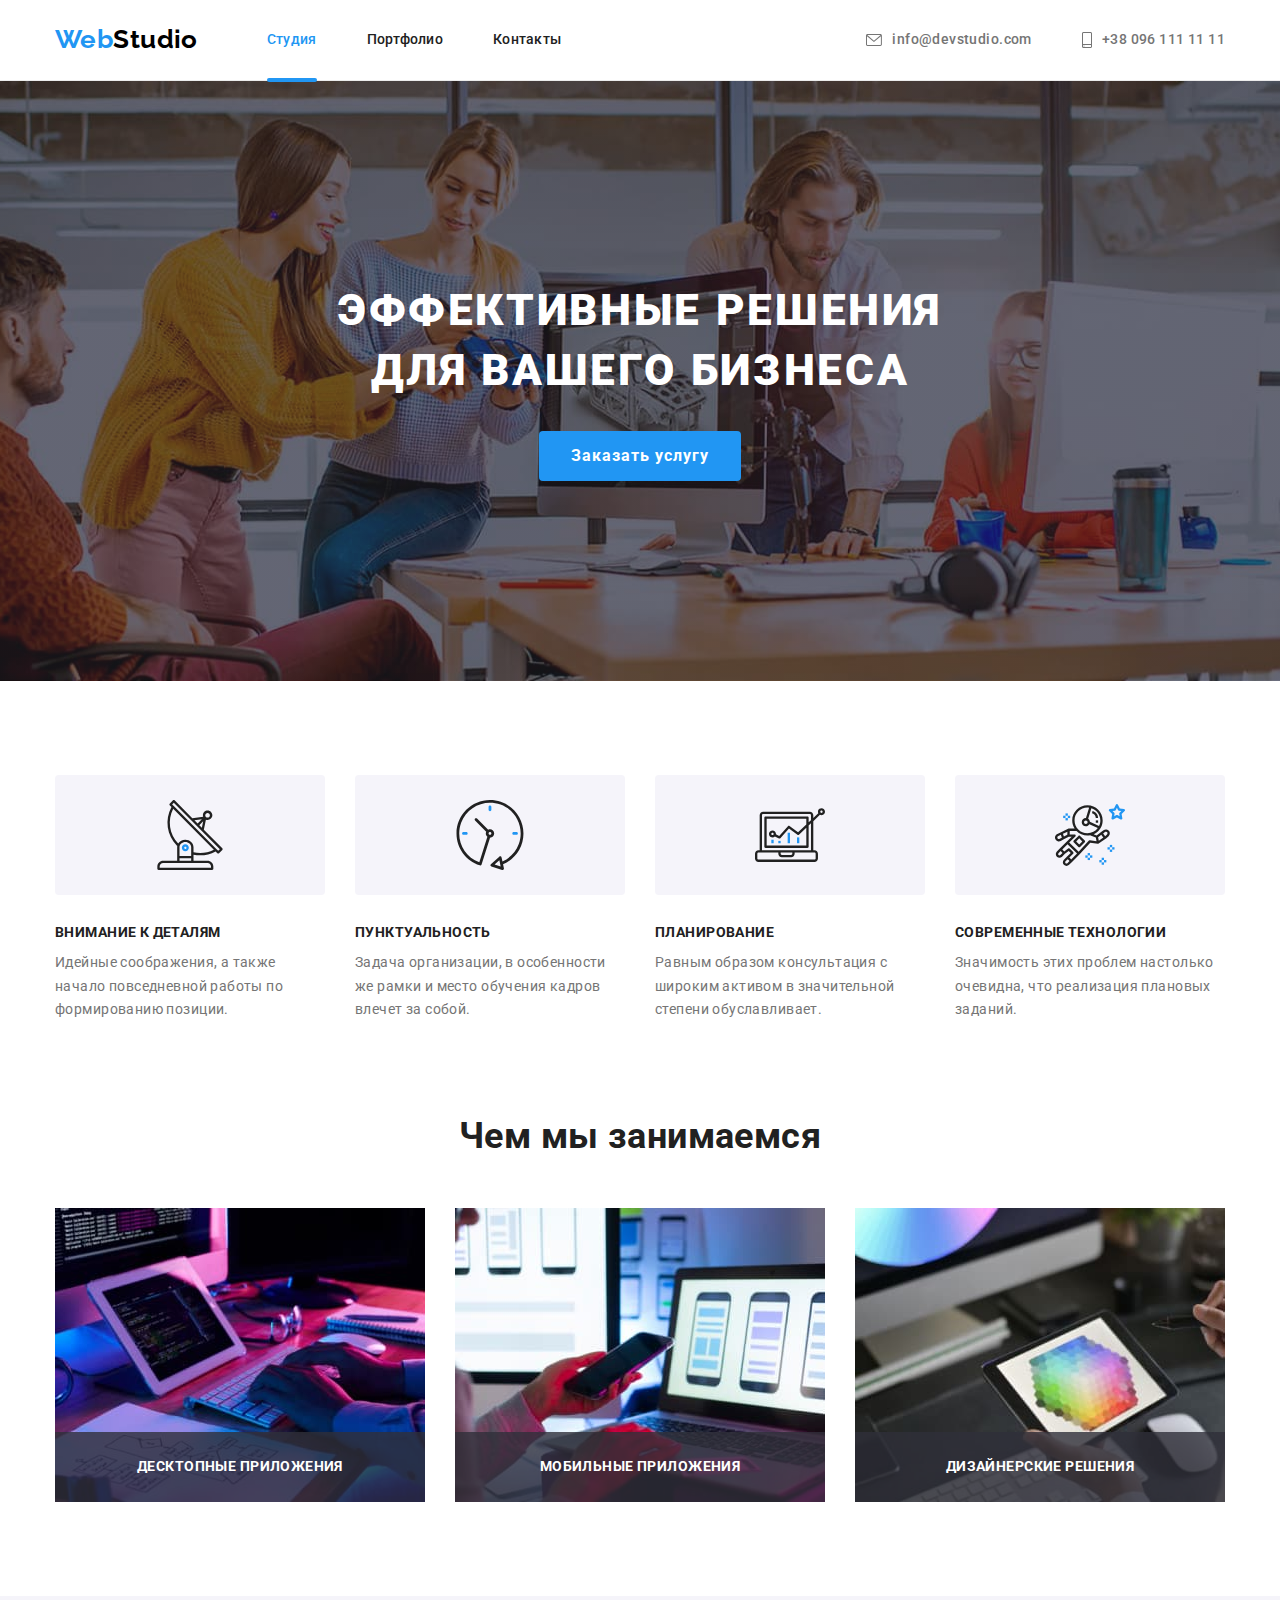
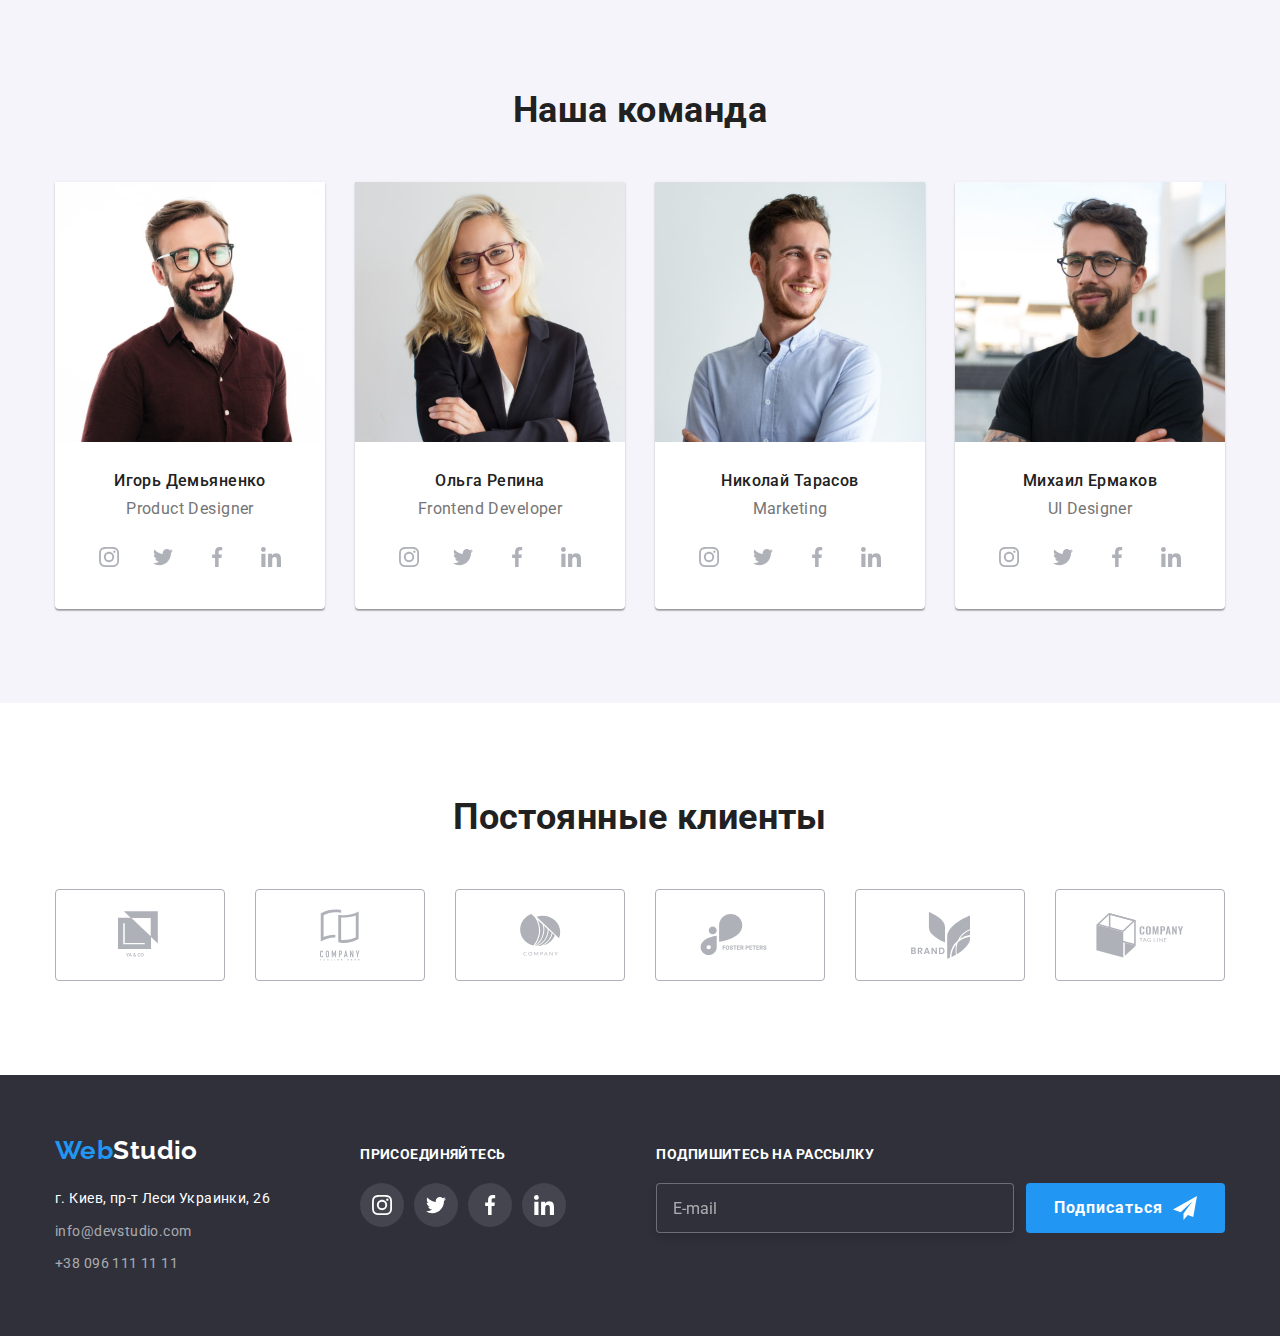
<file: index.html>
<!DOCTYPE html>
<html lang="ru">
<head>
    <meta charset="UTF-8">
    <meta http-equiv="X-UA-Compatible" content="IE=edge">
    <meta name="viewport" content="width=device-width, initial-scale=1.0">
    <title>WebStudio</title>
    <link rel="stylesheet" href="https://cdnjs.cloudflare.com/ajax/libs/modern-normalize/1.0.0/modern-normalize.min.css">
    <link rel="preconnect" href="https://fonts.gstatic.com">
    <link href="https://fonts.googleapis.com/css2?family=Raleway:wght@700&family=Roboto:wght@400;500;700;900&display=swap"
        rel="stylesheet">
    <link rel="stylesheet" href="./css/styles.min.css">
    
</head>
<body>

    <!-- Шапка сайта -->

    <header class="header">
        <div class="container header__container">
            <nav class="header__navigation">
                <a href="./" class="logo"><span class="logo__first">Web</span>Studio</a>   
                <button type="button" class="menu-button" data-menu-button>
                    <svg width="40" height="40" aria-label="Переключатель мобильного меню">
                        <use class="icon-cross" href="./images/icons/icons.svg#cross"></use>
                        <use class="icon-menu" href="./images/icons/icons.svg#menu"></use>
                    </svg>
                </button>               
                   <div class="menu-container">
                    <ul class="menu list">
                        <li class="menu__item"><a class="link menu__link current" href="./index.html">Студия</a></li>
                        <li class="menu__item"><a class="link menu__link" href="./portfolio.html">Портфолио</a></li>
                        <li class="menu__item"><a class="link menu__link" href="">Контакты</a></li>
                    </ul>               
        
                    <ul class="list contacts-us__list">
                        <li class="contacts-us__item">
                            <a class="link contacts-us__link contacts-us__link-mail" href="mailto:info@devstudio.com">
                                <svg class="contacts-us__icon" width="16" height="12">
                                    <use href="./images/icons/icons.svg#envelope"></use>
                                </svg>
                                info@devstudio.com</a>
                        </li>
                        <li class="contacts-us__item">
                            <a class="link contacts-us__link contacts-us__link-tel" href="tel:+380961111111">
                                <svg class="contacts-us__icon" width="10" height="16">
                                    <use href="./images/icons/icons.svg#smartphone"></use>
                                </svg>  
                            +38 096 111 11 11</a>
                        </li>  
                    </ul>
                </div> 
            </nav>
         </div>
    </header>  

    <div class="mobile-menu" data-menu>
        <ul class="mobile-list list">
            <li class="mobile-menu__item"><a class="link mobile-menu__link current" href="./index.html">Студия</a></li>
            <li class="mobile-menu__item"><a class="link mobile-menu__link" href="./portfolio.html">Портфолио</a></li>
            <li class="mobile-menu__item"><a class="link mobile-menu__link" href="">Контакты</a></li>
        </ul>               
       
        <ul class="list mobile-contacts__list">
            <li class="mobile-contacts__item">
                <a href="tel:+380961111111" class="link mobile-contacts__link"> 
                +38 096 111 11 11</a>
            </li> 
            <li class="mobile-contacts__item">
                <a href="mailto:info@devstudio.com" class="link mobile-mail__link">
                info@devstudio.com</a>
            </li>
        </ul>

        <ul class="list mobile-social__list">
            <li class="mobile-social__item"><a class="link" href="" target="_blank" rel="noopener noreferrer">Instagram</a></li>
            <li class="mobile-social__item"><a class="link" href="" target="_blank" rel="noopener noreferrer">Twitter</a></li>
            <li class="mobile-social__item"><a class="link" href="" target="_blank" rel="noopener noreferrer">Facebook</a></li>
            <li class="mobile-social__item"><a class="link" href="" target="_blank" rel="noopener noreferrer">LinkedIn</a></li>
        </ul>
        
    </div> 

    <main>

        <!-- Hero -->

        <section class="section hero">
            <div class="container hero__container">
                <h1 class="hero__title">Эффективные решения<br>для вашего бизнеса</h1>
                <button type="button" class="button hero__button" data-modal-open>Заказать услугу</button>
            </div>
        </section>
        
        
        <!-- Особенности -->

        <section class="section features">
            <div class="container features__container">
                <h2 class="features__heading visually-hidden">Особенности</h2>
                <ul class="list features__list">
                    <li class="features__item features__icon-antenna">
                        <h3 class="features__item-title">Внимание к деталям</h3>
                        <p>Идейные соображения, а также начало повседневной работы по формированию позиции.</p>
                    </li>
                    <li class="features__item features__icon-clock">                         
                        <h3 class="features__item-title">Пунктуальность</h3>
                        <p>Задача организации, в особенности же рамки и место обучения кадров влечет за собой.</p>
                    </li>
                    <li class="features__item features__icon-diagram">                        
                        <h3 class="features__item-title">Планирование</h3>
                        <p>Равным образом консультация с широким активом в значительной степени обуславливает.</p>
                    </li>
                    <li class="features__item features__icon-astronaut">                       
                        <h3 class="features__item-title">Современные технологии</h3>
                        <p>Значимость этих проблем настолько очевидна, что реализация плановых заданий.</p>
                    </li>
                </ul>
            </div>
        </section>

        <!-- Чем мы занимаемся -->

        <section class="section work-list">
            <div class="container work-list__container">
                <h2 class="work-list__heading">Чем мы занимаемся</h2>
                <ul class="list work-list__list">         
                    <li class="work-list__item">
                        <picture>
                            <source srcset="./images/work-list/desktop/desktop_box1.jpg 1x, ./images/work-list/desktop/desktop_box1@2x.jpg 2x" media="(min-width: 1200px)">  
                            <img class="team__photo" src="./images/work-list/desktop/desktop_box1.jpg" alt="" width="370">
                        </picture>
                        <p class="work-list__text-image">Десктопные приложения</p>
                    </li>
                    <li class="work-list__item">
                        <picture>
                            <source srcset="./images/work-list/desktop/desktop_box2.jpg 1x, ./images/work-list/desktop/desktop_box2@2x.jpg 2x" media="(min-width: 1200px)">  
                            <img class="team__photo" src="./images/work-list/desktop/desktop_box2.jpg" alt="" width="370">
                        </picture>
                        <p class="work-list__text-image">Мобильные приложения</p>
                    </li>  
                    <li class="work-list__item">
                        <picture>
                            <source srcset="./images/work-list/desktop/desktop_box3.jpg 1x, ./images/work-list/desktop/desktop_box3@2x.jpg 2x" media="(min-width: 1200px)">  
                            <img class="team__photo" src="./images/work-list/desktop/desktop_box3.jpg" alt="" width="370">
                        </picture>
                        <p class="work-list__text-image">Дизайнерские решения</p>
                    </li>
                </ul>
            </div>
        </section>

        <!-- Наша команда -->

        <section class="section team">
            <div class="container">
                <h2 class="team__heading">Наша команда</h2>
                <ul class="list team__list">   
                    <li class="team__card">
                        <picture>
                            <source srcset="./images/team/desktop/desktop_img1.jpg 1x, ./images/team/desktop/desktop_img1@2x.jpg 2x" media="(min-width: 1200px)">  
                            <source srcset="./images/team/tablet/tablet_img1.jpg 1x, ./images/team/tablet/tablet_img1@2x.jpg 2x" media="(min-width: 768px)">  
                            <source srcset="./images/team/mobile/mobile_img1.jpg 1x, ./images/team/mobile/mobile_img1@2x.jpg 2x" media="(max-width: 767px)"> 
                            <img class="team__photo" src="./images/team/desktop/desktop_img1.jpg" alt="фото Игорь Демьяненко" width="450">
                        </picture>
                        
                        <div class="team__contacts">
                            <h3 class="team__name">Игорь Демьяненко</h3>
                            <p lang="en" class="team__profession">Product Designer</p>
                            <ul class="list team__social-list">
                                <li class="team__social-item">
                                    <a class="link team__social-link" href="" target="_blank" rel="noopener noreferrer">
                                        <svg class="icon" width="20" height="20">
                                            <use href="./images/icons/icons.svg#instagram"></use>
                                        </svg>
                                    </a>
                                </li>
                                <li class="team__social-item">
                                    <a class="link team__social-link" href="" target="_blank" rel="noopener noreferrer">
                                        <svg class="icon" width="20" height="20">
                                            <use href="./images/icons/icons.svg#twitter"></use>
                                        </svg>
                                    </a>
                                </li>
                                <li class="team__social-item">
                                    <a class="link team__social-link" href="" target="_blank" rel="noopener noreferrer">
                                        <svg class="icon" width="20" height="20">
                                            <use href="./images/icons/icons.svg#facebook"></use>
                                        </svg>
                                    </a>
                                </li>
                                <li class="team__social-item">
                                    <a class="link team__social-link" href="" target="_blank" rel="noopener noreferrer">
                                        <svg class="icon" width="20" height="20">
                                            <use href="./images/icons/icons.svg#linkedin"></use>
                                        </svg>
                                    </a>
                                </li>
                            </ul>         
                        </div>
                    </li>
                    <li class="team__card">
                        <picture>
                            <source srcset="./images/team/desktop/desktop_img2.jpg 1x, ./images/team/desktop/desktop_img2@2x.jpg 2x" media="(min-width: 1200px)">  
                            <source srcset="./images/team/tablet/tablet_img2.jpg 1x, ./images/team/tablet/tablet_img2@2x.jpg 2x" media="(min-width: 768px)">  
                            <source srcset="./images/team/mobile/mobile_img2.jpg 1x, ./images/team/mobile/mobile_img2@2x.jpg 2x" media="(max-width: 767px)"> 
                            <img class="team__photo" src="./images/team/desktop/desktop_img2.jpg" alt="фото Ольга Репина" width="450">
                        </picture>
                        <div class="team__contacts">
                            <h3 class="team__name">Ольга Репина</h3>
                            <p lang="en" class="team__profession">Frontend Developer</p>
                            <ul class="list team__social-list">
                                <li class="team__social-item">
                                    <a class="link team__social-link" href="" target="_blank" rel="noopener noreferrer">
                                        <svg class="icon" width="20" height="20">
                                            <use href="./images/icons/icons.svg#instagram"></use>
                                        </svg>
                                    </a>
                                </li>
                                <li class="team__social-item">
                                    <a class="link team__social-link" href="" target="_blank" rel="noopener noreferrer">
                                        <svg class="icon" width="20" height="20">
                                            <use href="./images/icons/icons.svg#twitter"></use>
                                        </svg>
                                    </a>
                                </li>
                                <li class="team__social-item">
                                    <a class="link team__social-link" href="" target="_blank" rel="noopener noreferrer">
                                        <svg class="icon" width="20" height="20">
                                            <use href="./images/icons/icons.svg#facebook"></use>
                                        </svg>
                                    </a>
                                </li>
                                <li class="team__social-item">
                                    <a class="link team__social-link" href="" target="_blank" rel="noopener noreferrer">
                                        <svg class="icon" width="20" height="20">
                                            <use href="./images/icons/icons.svg#linkedin"></use>
                                        </svg>
                                    </a>
                                </li>
                            </ul> 
                        </div>
                    </li>
                    <li class="team__card">
                        <picture>
                            <source srcset="./images/team/desktop/desktop_img3.jpg 1x, ./images/team/desktop/desktop_img3@2x.jpg 2x" media="(min-width: 1200px)">  
                            <source srcset="./images/team/tablet/tablet_img3.jpg 1x, ./images/team/tablet/tablet_img3@2x.jpg 2x" media="(min-width: 768px)">  
                            <source srcset="./images/team/mobile/mobile_img3.jpg 1x, ./images/team/mobile/mobile_img3@2x.jpg 2x" media="(max-width: 767px)"> 
                            <img class="team__photo" src="./images/team/desktop/desktop_img3.jpg" alt="фото Николай Тарасов" width="450">
                        </picture>
                        <div class="team__contacts">
                            <h3 class="team__name">Николай Тарасов</h3>
                        <p lang="en" class="team__profession">Marketing</p>
                        <ul class="list team__social-list">
                            <li class="team__social-item">
                                <a class="link team__social-link" href="" target="_blank" rel="noopener noreferrer">
                                    <svg class="icon" width="20" height="20">
                                        <use href="./images/icons/icons.svg#instagram"></use>
                                    </svg>
                                </a>
                            </li>
                            <li class="team__social-item">
                                <a class="link team__social-link" href="" target="_blank" rel="noopener noreferrer">
                                    <svg class="icon" width="20" height="20">
                                        <use href="./images/icons/icons.svg#twitter"></use>
                                    </svg>
                                </a>
                            </li>
                            <li class="team__social-item">
                                <a class="link team__social-link" href="" target="_blank" rel="noopener noreferrer">
                                    <svg class="icon" width="20" height="20">
                                        <use href="./images/icons/icons.svg#facebook"></use>
                                    </svg>
                                </a>
                            </li>
                            <li class="team__social-item">
                                <a class="link team__social-link" href="" target="_blank" rel="noopener noreferrer">
                                    <svg class="icon" width="20" height="20">
                                        <use href="./images/icons/icons.svg#linkedin"></use>
                                    </svg>
                                </a>
                            </li>
                        </ul> 
                        </div>
                    </li>
                    <li class="team__card">
                        <picture>
                            <source srcset="./images/team/desktop/desktop_img4.jpg 1x, ./images/team/desktop/desktop_img4@2x.jpg 2x" media="(min-width: 1200px)">  
                            <source srcset="./images/team/tablet/tablet_img4.jpg 1x, ./images/team/tablet/tablet_img4@2x.jpg 2x" media="(min-width: 768px)">  
                            <source srcset="./images/team/mobile/mobile_img4.jpg 1x, ./images/team/mobile/mobile_img4@2x.jpg 2x" media="(max-width: 767px)"> 
                            <img class="team__photo" src="./images/team/desktop/desktop_img4.jpg" alt="фото Михаил Ермаков" width="450">
                        </picture>
                        <div class="team__contacts">
                            <h3 class="team__name">Михаил Ермаков</h3>
                            <p lang="en" class="team__profession">UI Designer</p>
                            <ul class="list team__social-list">
                                <li class="team__social-item">
                                    <a class="link team__social-link" href="" target="_blank" rel="noopener noreferrer">
                                        <svg class="team__icon" width="20" height="20">
                                            <use href="./images/icons/icons.svg#instagram"></use>
                                        </svg>
                                    </a>
                                </li>
                                <li class="team__social-item">
                                    <a class="link team__social-link" href="" target="_blank" rel="noopener noreferrer">
                                        <svg class="team__icon" width="20" height="20">
                                            <use href="./images/icons/icons.svg#twitter"></use>
                                        </svg>
                                    </a>
                                </li>
                                <li class="team__social-item">
                                    <a class="link team__social-link" href="" target="_blank" rel="noopener noreferrer">
                                        <svg class="team__icon" width="20" height="20">
                                            <use href="./images/icons/icons.svg#facebook"></use>
                                        </svg>
                                    </a>
                                </li>
                                <li class="team__social-item">
                                    <a class="link team__social-link" href="" target="_blank" rel="noopener noreferrer">
                                        <svg class="team__icon" width="20" height="20">
                                            <use href="./images/icons/icons.svg#linkedin"></use>
                                        </svg>
                                    </a>
                                </li>
                            </ul> 
                        </div>
                    </li> 
                </ul>
            </div>
        </section>

        <!-- Постоянные клиенты -->

        <section class="section clients">
            <div class="container">
                <h2 class="clients__heading">Постоянные клиенты</h2>                       
                <ul class="list clients__list">
                    <li class="clients__item">
                        <a class="link clients__link" href="">
                            <svg class="clients__icon" width="44" height="49">
                                <use href="./images/icons/icons.svg#logo1"></use>
                            </svg> 
                        </a>
                    </li>
                    <li class="clients__item">
                        <a class="link clients__link" href="">
                            <svg class="clients__icon" width="40" height="52">
                                <use href="./images/icons/icons.svg#logo2"></use>
                            </svg>
                        </a>
                    </li>
                    <li class="clients__item">
                        <a class="link clients__link" href="">
                            <svg class="clients__icon" width="41" height="42">
                                <use href="./images/icons/icons.svg#logo3"></use>
                            </svg>
                        </a>
                    </li>         
                    <li class="clients__item">
                        <a class="link clients__link" href="">
                            <svg class="clients__icon" width="80" height="42">
                                <use href="./images/icons/icons.svg#logo4"></use>
                            </svg>
                        </a>
                    </li>
                    <li class="clients__item">
                        <a class="link clients__link" href="">
                            <svg class="clients__icon" width="59" height="47">
                                <use href="./images/icons/icons.svg#logo5"></use>
                            </svg>
                        </a>
                    </li>
                    <li class="clients__item">
                        <a class="link clients__link" href="">
                            <svg class="clients__icon" width="88" height="45">
                                <use href="./images/icons/icons.svg#logo6"></use>
                            </svg>
                        </a>
                    </li>                                                         
                </ul>
            </div>            
        </section>  
    </main>

    <!-- Футер -->

    <footer class="section footer">
        <div class="container footer__item">
            <div class="footer__contacts">
                <div class="footer__address">
                    <a href="./" class="logo logo--write"><span class="logo__first">Web</span>Studio</a>
                </div>
                <address>
                    <p  class="footer__title">г. Киев, пр-т Леси Украинки, 26</p>
                    <ul class="list footer__list">
                        <li class="footer__mail"><a href="mailto:info@devstudio.com" class="link footer__link">info@devstudio.com</a></li>
                        <li class="tel"><a href="tel:+380961111111" class="link footer__link">+38 096 111 11 11</a></li>
                    </ul>
                </address>
            </div>
            
            <div class="connection">
                <p class="connection__text">присоединяйтесь</p>
            <ul class="list connection__list">
                <li class="connection__item">
                    <a class="link connection__link" href="" target="_blank" rel="noopener noreferrer">
                        <svg class="icon" width="20" height="20">
                            <use href="./images/icons/icons.svg#instagram"></use>
                        </svg>
                    </a>
                </li>
                <li class="connection__item">
                    <a class="link connection__link" href="" target="_blank" rel="noopener noreferrer">
                        <svg class="icon" width="20" height="20">
                            <use href="./images/icons/icons.svg#twitter"></use>
                        </svg>
                    </a>
                </li>
                <li class="connection__item">
                    <a class="link connection__link" href="" target="_blank" rel="noopener noreferrer">
                        <svg class="icon" width="20" height="20">
                            <use href="./images/icons/icons.svg#facebook"></use>
                        </svg>
                    </a>
                </li>
                <li class="connection__item">
                    <a class="link connection__link" href="" target="_blank" rel="noopener noreferrer">
                        <svg class="icon" width="20" height="20">
                            <use href="./images/icons/icons.svg#linkedin"></use>
                        </svg>
                    </a>
                </li>
            </ul>
            </div>

            <!-- Форма в футере -->

            <div class="footer-form">
                <p class="footer-form__text">Подпишитесь на рассылку</p>
                <form class="subscription">                        
                        <div class="subscription__mail">
                            <label for="mail"></label>
                            <input type="email" class="subscription__input" name="mail" id="mail" placeholder="E-mail" />
                        </div>                  
                        <div class="footer-form__button">
                            <button class="button subscription__button" type="submit">Подписаться
                                <svg class="subscription__icon subscription__icon--end" width="24" height="24">
                                    <use href="./images/icons/icons.svg#icon-send"></use>
                                </svg>
                            </button>
                        </div>                       
                </form>
            </div>
        </div>    
    </footer>    

    <!-- Модальное окно -->

    <div class="backdrop is-hidden" data-modal>
        <div class="modal">
            <button type="button" class="modal__close" aria-label="Закрыть" data-modal-close>
                <svg class="icon" width="11" height="11">
                    <use href="./images/icons/icons.svg#close"></use>
                </svg>
            </button>
            
            <p class="modal__heading">Оставьте свои данные, мы вам перезвоним</p>
            <form class="modal-form">
                <div class="modal-form__name">
                    <label for="user-name" class="modal-form__label">Имя</label>
                    <div class="modal-form__line"> 
                        <input type="text" class="modal-form__input" name="user-name" id="user-name">
                        <svg class="modal-form__icon" width="18" height="18">
                            <use href="./images/icons/icons.svg#person"></use>
                        </svg>                                
                    </div>
                </div>
                <div class="modal-form__tel">
                    <label for="tel" class="modal-form__label">Телефон</label>
                    <div class="modal-form__line">
                        <input type="tel" class="modal-form__input" name="tel" id="tel">
                        <svg class="modal-form__icon" width="18" height="18">
                            <use href="./images/icons/icons.svg#phone"></use>
                        </svg>
                    </div>
                </div>
                <div class="modal-form__mail">
                    <label for="mailto" class="modal-form__label">Почта</label>
                    <div class="modal-form__line">
                        <input type="email" class="modal-form__input" name="mail" id="mailto">
                        <svg class="modal-form__icon" width="18" height="18">
                            <use href="./images/icons/icons.svg#email"></use>
                        </svg>
                    </div>
                </div>
                <div class="modal-form__comment">
                    <label for="comment" class="modal-form__label">Комментарий</label>
                    <textarea class="modal-form__comment-input" name="comment" id="comment" rows="6" placeholder="Введите текст"></textarea>
                </div>
                <div class="modal-form__agreement">
                    <label for="agreement" class="modal-form__check-label">
                        <input type="checkbox" class="modal-form__check" name="agreement" id="agreement">
                        <svg class="modal-form__icon-check" width="16" height="15">
                            <use href="./images/icons/icons.svg#icon-check"></use>
                        </svg>
                    <span class="modal-form__checkbox-text">Соглашаюсь с рассылкой и принимаю <a class="modal-form__link" href="">Условия договора</a></span>
                </label>
                </div>
                <button class="button button__modal-send" type="submit">Отправить</button>  
            </form>
        </div>
    </div>

    <script src="./js/menu.js"></script>
    <script src="./js/modal.js"></script>
</body>
</html>
</file>
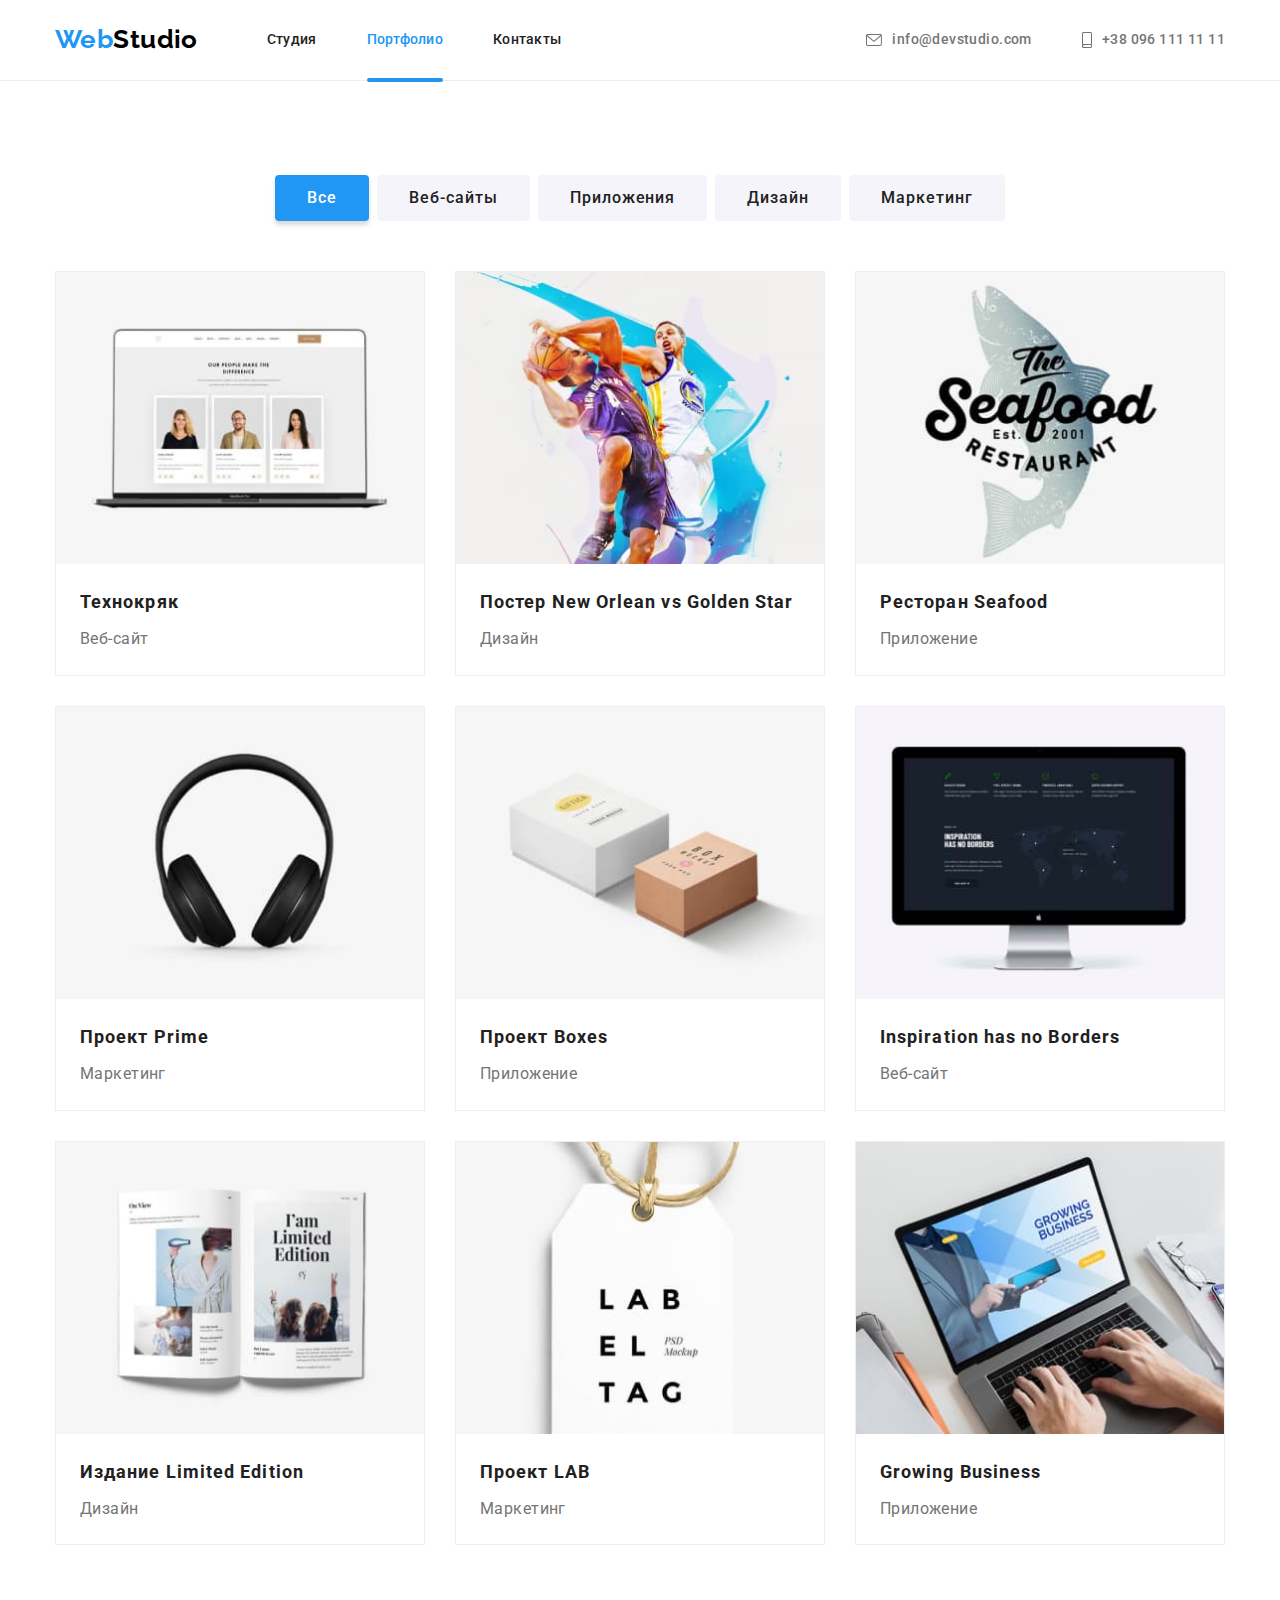
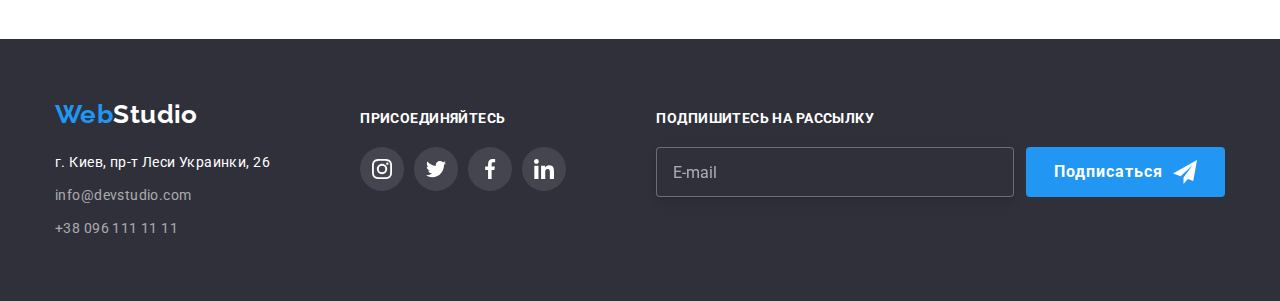
<file: portfolio.html>
<!DOCTYPE html>
<html lang="ru">

<head>
    <meta charset="UTF-8">
    <meta http-equiv="X-UA-Compatible" content="IE=edge">
    <meta name="viewport" content="width=device-width, initial-scale=1.0">
    <title>WebStudio</title>
    <link rel="stylesheet" href="https://cdnjs.cloudflare.com/ajax/libs/modern-normalize/1.0.0/modern-normalize.min.css">
    <link rel="preconnect" href="https://fonts.gstatic.com">
    <link href="https://fonts.googleapis.com/css2?family=Raleway:wght@700&family=Roboto:wght@400;500;700;900&display=swap"
        rel="stylesheet">
    <link rel="stylesheet" href="./css/styles.min.css">

</head>

<body>

    <!-- Шапка сайта -->

    <header class="header">
        <div class="container header__container">
            <nav class="header__navigation">
                <a href="./" class="logo"><span class="logo__first">Web</span>Studio</a>   
                <button type="button" class="menu-button" data-menu-button>
                    <svg width="40" height="40" aria-label="Переключатель мобильного меню">
                        <use class="icon-cross" href="./images/icons/icons.svg#cross"></use>
                        <use class="icon-menu" href="./images/icons/icons.svg#menu"></use>
                    </svg>
                </button>               
                   <div class="menu-container">
                    <ul class="menu list">
                        <li class="menu__item"><a class="link menu__link" href="./index.html">Студия</a></li>
                        <li class="menu__item"><a class="link menu__link current" href="./portfolio.html">Портфолио</a></li>
                        <li class="menu__item"><a class="link menu__link" href="">Контакты</a></li>
                    </ul>               
        
                    <ul class="list contacts-us__list">
                        <li class="contacts-us__item">
                            <a href="mailto:info@devstudio.com" class="link contacts-us__link">
                                <svg class="contacts-us__icon" width="16" height="12">
                                    <use href="./images/icons/icons.svg#envelope"></use>
                                </svg>
                                info@devstudio.com</a>
                        </li>
                        <li class="contacts-us__item">
                            <a href="tel:+380961111111" class="link contacts-us__link">
                                <svg class="contacts-us__icon" width="10" height="16">
                                    <use href="./images/icons/icons.svg#smartphone"></use>
                                </svg>  
                            +38 096 111 11 11</a>
                        </li>  
                    </ul>
                </div> 
            </nav>
         </div>
    </header>  

    <div class="mobile-menu" data-menu>
        <ul class="mobile-list list">
            <li class="mobile-menu__item"><a class="link mobile-menu__link" href="./index.html">Студия</a></li>
            <li class="mobile-menu__item"><a class="link mobile-menu__link current" href="./portfolio.html">Портфолио</a></li>
            <li class="mobile-menu__item"><a class="link mobile-menu__link" href="">Контакты</a></li>
        </ul>               

        <div class="contacts-box">
            <ul class="list mobile-contacts__list">
                <li class="mobile-contacts__item">
                    <a href="tel:+380961111111" class="link mobile-contacts__link"> 
                    +38 096 111 11 11</a>
                </li> 
                <li class="mobile-contacts__item">
                    <a href="mailto:info@devstudio.com" class="link mobile-mail__link">
                    info@devstudio.com</a>
                </li>
            </ul>
    
            <ul class="list mobile-social__list">
                <li class="mobile-social__item"><a class="link " href="">Instagram</a></li>
                <li class="mobile-social__item"><a class="link" href="">Twitter</a></li>
                <li class="mobile-social__item"><a class="link" href="">Facebook</a></li>
                <li class="mobile-social__item"><a class="link" href="">LinkedIn</a></li>
            </ul>
        </div>
    </div> 

    <!-- Наши проекты -->
    
<main>

    <section class="card-set section">
        <div class="container">
            <h1 class="visually-hidden">Наши проекты</h1>
            <ul class="list card-set__projects">
                <li class="card-set__item"><button type="button" class="button button__primary--active">Все</button></li>
                <li class="card-set__item"><button type="button" class="button button__primary">Веб-сайты</button></li>
                <li class="card-set__item"><button type="button" class="button button__primary">Приложения</button></li>
                <li class="card-set__item"><button type="button" class="button button__primary">Дизайн</button></li>
                <li class="card-set__item"><button type="button" class="button button__primary">Маркетинг</button></li>
            </ul>
            
            <ul class="list projects">
                <li class="projects__item">
                    <a class="link projects__link" href="">
                        <div class="projects__overlay">
                            <p class="projects__text">Технокряк это современная площадка распространения коронавируса. Компании используют эту платформу для цифрового шпионажа и атак на защищённые сервера конкурентов.</p>
                            <picture>
                                <source srcset="./images/portfolio/desktop/desktop_img-0.jpg 1x, ./images/portfolio/desktop/desktop_img-0@2x.jpg 2x" media="(min-width: 1200px)">  
                                <source srcset="./images/portfolio/tablet/tablet_img-0.jpg 1x, ./images/portfolio/tablet/tablet_img-0@2x.jpg 2x" media="(min-width: 768px)">  
                                <source srcset="./images/portfolio/mobile/mobile_img-0.jpg 1x, ./images/portfolio/mobile/mobile_img-0@2x.jpg 2x" media="(max-width: 767px)"> 
                                <img src="./images/portfolio/desktop/desktop_img-0.jpg" alt="" width="450">
                            </picture>
                        </div>
                    <div class="projects__description">
                        <h2 class="projects__title">Технокряк</h2>
                        <p class="projects__direction">Веб-сайт</p>
                    </div>
                    </a>
                </li>
                <li class="projects__item">
                    <a class="link projects__link" href="">
                        <div class="projects__overlay">
                            <p class="projects__text">Технокряк это современная площадка распространения коронавируса. Компании используют эту платформу для цифрового шпионажа и атак на защищённые сервера конкурентов.</p>
                            <picture>
                                <source srcset="./images/portfolio/desktop/desktop_img-1.jpg 1x, ./images/portfolio/desktop/desktop_img-1@2x.jpg 2x" media="(min-width: 1200px)">  
                                <source srcset="./images/portfolio/tablet/tablet_img-1.jpg 1x, ./images/portfolio/tablet/tablet_img-1@2x.jpg 2x" media="(min-width: 768px)">  
                                <source srcset="./images/portfolio/mobile/mobile_img-1.jpg 1x, ./images/portfolio/mobile/mobile_img-1@2x.jpg 2x" media="(max-width: 767px)"> 
                                <img src="./images/portfolio/desktop/desktop_img-1.jpg" alt="" width="450">
                            </picture>
                        </div>
                    <div class="projects__description">
                        <h2 class="projects__title">Постер New Orlean vs Golden Star</h2>
                        <p class="projects__direction">Дизайн</p>
                    </div>
                    </a>
                </li>
                <li class="projects__item">
                    <a class="link projects__link" href="">
                        <div class="projects__overlay">
                            <p class="projects__text">Технокряк это современная площадка распространения коронавируса. Компании используют эту платформу для цифрового шпионажа и атак на защищённые сервера конкурентов.</p>
                            <picture>
                                <source srcset="./images/portfolio/desktop/desktop_img-2.jpg 1x, ./images/portfolio/desktop/desktop_img-2@2x.jpg 2x" media="(min-width: 1200px)">  
                                <source srcset="./images/portfolio/tablet/tablet_img-2.jpg 1x, ./images/portfolio/tablet/tablet_img-2@2x.jpg 2x" media="(min-width: 768px)">  
                                <source srcset="./images/portfolio/mobile/mobile_img-2.jpg 1x, ./images/portfolio/mobile/mobile_img-2@2x.jpg 2x" media="(max-width: 767px)"> 
                                <img src="./images/portfolio/desktop/desktop_img-2.jpg" alt="" width="450">
                            </picture>
                        </div>
                    <div class="projects__description">
                        <h2 class="projects__title">Ресторан Seafood</h2>
                        <p class="projects__direction">Приложение</p>
                    </div>
                    </a>
                </li>
                <li class="projects__item">
                    <a class="link projects__link" href="">
                        <div class="projects__overlay">
                            <p class="projects__text">Технокряк это современная площадка распространения коронавируса. Компании используют эту платформу для цифрового шпионажа и атак на защищённые сервера конкурентов.</p>
                            <picture>
                                <source srcset="./images/portfolio/desktop/desktop_img-3.jpg 1x, ./images/portfolio/desktop/desktop_img-3@2x.jpg 2x" media="(min-width: 1200px)">  
                                <source srcset="./images/portfolio/tablet/tablet_img-3.jpg 1x, ./images/portfolio/tablet/tablet_img-3@2x.jpg 2x" media="(min-width: 768px)">  
                                <source srcset="./images/portfolio/mobile/mobile_img-3.jpg 1x, ./images/portfolio/mobile/mobile_img-3@2x.jpg 2x" media="(max-width: 767px)"> 
                                <img src="./images/portfolio/desktop/desktop_img-3.jpg" alt="" width="450">
                            </picture>
                         </div>
                    <div class="projects__description">
                        <h2 class="projects__title">Проект Prime</h2>
                        <p class="projects__direction">Маркетинг</p>
                    </div>
                    </a>
                </li>
                <li class="projects__item">
                    <a class="link projects__link" href="">
                        <div class="projects__overlay">
                            <p class="projects__text">Технокряк это современная площадка распространения коронавируса. Компании используют эту платформу для цифрового шпионажа и атак на защищённые сервера конкурентов.</p>
                            <picture>
                                <source srcset="./images/portfolio/desktop/desktop_img-4.jpg 1x, ./images/portfolio/desktop/desktop_img-4@2x.jpg 2x" media="(min-width: 1200px)">  
                                <source srcset="./images/portfolio/tablet/tablet_img-4.jpg 1x, ./images/portfolio/tablet/tablet_img-4@2x.jpg 2x" media="(min-width: 768px)">  
                                <source srcset="./images/portfolio/mobile/mobile_img-4.jpg 1x, ./images/portfolio/mobile/mobile_img-4@2x.jpg 2x" media="(max-width: 767px)"> 
                                <img src="./images/portfolio/desktop/desktop_img-4.jpg" alt="" width="450">
                            </picture>
                        </div>
                    <div class="projects__description">
                        <h2 class="projects__title">Проект Boxes</h2>
                        <p class="projects__direction">Приложение</p>
                    </div>
                    </a>
                </li>
                <li class="projects__item">
                    <a class="link projects__link" href="">
                        <div class="projects__overlay">
                            <p class="projects__text">Технокряк это современная площадка распространения коронавируса. Компании используют эту платформу для цифрового шпионажа и атак на защищённые сервера конкурентов.</p>
                            <picture>
                                <source srcset="./images/portfolio/desktop/desktop_img-5.jpg 1x, ./images/portfolio/desktop/desktop_img-5@2x.jpg 2x" media="(min-width: 1200px)">  
                                <source srcset="./images/portfolio/tablet/tablet_img-5.jpg 1x, ./images/portfolio/tablet/tablet_img-5@2x.jpg 2x" media="(min-width: 768px)">  
                                <source srcset="./images/portfolio/mobile/mobile_img-5.jpg 1x, ./images/portfolio/mobile/mobile_img-5@2x.jpg 2x" media="(max-width: 767px)"> 
                                <img src="./images/portfolio/desktop/desktop_img-5.jpg" alt="" width="450">
                            </picture>
                        </div>
                    <div class="projects__description">
                        <h2 class="projects__title">Inspiration has no Borders</h2>
                        <p class="projects__direction">Веб-сайт</p>
                    </div>
                    </a>
                </li>
                <li class="projects__item">
                    <a class="link projects__link" href="">
                        <div class="projects__overlay">
                            <p class="projects__text">Технокряк это современная площадка распространения коронавируса. Компании используют эту платформу для цифрового шпионажа и атак на защищённые сервера конкурентов.</p>
                            <picture>
                                <source srcset="./images/portfolio/desktop/desktop_img-6.jpg 1x, ./images/portfolio/desktop/desktop_img-6@2x.jpg 2x" media="(min-width: 1200px)">  
                                <source srcset="./images/portfolio/tablet/tablet_img-6.jpg 1x, ./images/portfolio/tablet/tablet_img-6@2x.jpg 2x" media="(min-width: 768px)">  
                                <source srcset="./images/portfolio/mobile/mobile_img-6.jpg 1x, ./images/portfolio/mobile/mobile_img-6@2x.jpg 2x" media="(max-width: 767px)"> 
                                <img src="./images/portfolio/desktop/desktop_img-6.jpg" alt="" width="450">
                            </picture>
                        </div>
                    <div class="projects__description">
                        <h2 class="projects__title">Издание Limited Edition</h2>
                        <p class="projects__direction">Дизайн</p>
                    </div>
                    </a>
                </li>
                <li class="projects__item">
                    <a class="link projects__link" href="">
                        <div class="projects__overlay">
                            <p class="projects__text">Технокряк это современная площадка распространения коронавируса. Компании используют эту платформу для цифрового шпионажа и атак на защищённые сервера конкурентов.</p>
                            <picture>
                                <source srcset="./images/portfolio/desktop/desktop_img-7.jpg 1x, ./images/portfolio/desktop/desktop_img-7@2x.jpg 2x" media="(min-width: 1200px)">  
                                <source srcset="./images/portfolio/tablet/tablet_img-7.jpg 1x, ./images/portfolio/tablet/tablet_img-7@2x.jpg 2x" media="(min-width: 768px)">  
                                <source srcset="./images/portfolio/mobile/mobile_img-7.jpg 1x, ./images/portfolio/mobile/mobile_img-7@2x.jpg 2x" media="(max-width: 767px)"> 
                                <img src="./images/portfolio/desktop/desktop_img-7.jpg" alt="" width="450">
                            </picture>
                        </div>
                    <div class="projects__description">
                        <h2 class="projects__title">Проект LAB</h2>
                        <p class="projects__direction">Маркетинг</p>
                    </div>
                    </a>
                </li>
                <li class="projects__item">
                    <a class="link projects__link" href="">
                        <div class="projects__overlay">
                            <p class="projects__text">Технокряк это современная площадка распространения коронавируса. Компании используют эту платформу для цифрового шпионажа и атак на защищённые сервера конкурентов.</p>
                            <picture>
                                <source srcset="./images/portfolio/desktop/desktop_img-8.jpg 1x, ./images/portfolio/desktop/desktop_img-8@2x.jpg 2x" media="(min-width: 1200px)">  
                                <source srcset="./images/portfolio/tablet/tablet_img-8.jpg 1x, ./images/portfolio/tablet/tablet_img-8@2x.jpg 2x" media="(min-width: 768px)">  
                                <source srcset="./images/portfolio/mobile/mobile_img-8.jpg 1x, ./images/portfolio/mobile/mobile_img-8@2x.jpg 2x" media="(max-width: 767px)"> 
                                <img src="./images/portfolio/desktop/desktop_img-8.jpg" alt="" width="450">
                            </picture>
                        </div>
                    <div class="projects__description">
                        <h2 class="projects__title">Growing Business</h2>
                        <p class="projects__direction">Приложение</p>
                    </div>
                    </a>
                </li>
                
            </ul>
        </div>                
    </section>
</main>
        
      <!-- Футер -->

      <footer class="section footer">
        <div class="container footer__item">
            <div class="footer__contacts">
                <div class="footer__address">
                    <a href="./" class="logo logo--write"><span class="logo__first">Web</span>Studio</a>
                </div>
                <address>
                    <p  class="footer__title">г. Киев, пр-т Леси Украинки, 26</p>
                    <ul class="list footer__list">
                        <li class="footer__mail"><a href="mailto:info@devstudio.com" class="link footer__link">info@devstudio.com</a></li>
                        <li class="tel"><a href="tel:+380961111111" class="link footer__link">+38 096 111 11 11</a></li>
                    </ul>
                </address>
            </div>
            
            <div class="connection">
                <p class="connection__text">присоединяйтесь</p>
            <ul class="list connection__list">
                <li class="connection__item">
                    <a class="link connection__link" href="" target="_blank" rel="noopener noreferrer">
                        <svg class="icon" width="20" height="20">
                            <use href="./images/icons/icons.svg#instagram"></use>
                        </svg>
                    </a>
                </li>
                <li class="connection__item">
                    <a class="link connection__link" href="" target="_blank" rel="noopener noreferrer">
                        <svg class="icon" width="20" height="20">
                            <use href="./images/icons/icons.svg#twitter"></use>
                        </svg>
                    </a>
                </li>
                <li class="connection__item">
                    <a class="link connection__link" href="" target="_blank" rel="noopener noreferrer">
                        <svg class="icon" width="20" height="20">
                            <use href="./images/icons/icons.svg#facebook"></use>
                        </svg>
                    </a>
                </li>
                <li class="connection__item">
                    <a class="link connection__link" href="" target="_blank" rel="noopener noreferrer">
                        <svg class="icon" width="20" height="20">
                            <use href="./images/icons/icons.svg#linkedin"></use>
                        </svg>
                    </a>
                </li>
            </ul>
            </div>

            <!-- Форма в футере -->

            <div class="footer-form">
                <p class="footer-form__text">Подпишитесь на рассылку</p>
                <form class="subscription">                        
                        <div class="subscription__mail">
                            <label for="mail"></label>
                            <input type="email" class="subscription__input" name="mail" id="mail" placeholder="E-mail" />
                        </div>                  
                        <div class="footer-form__button">
                            <button class="button subscription__button" type="submit">Подписаться
                                <svg class="subscription__icon subscription__icon--end" width="24" height="24">
                                    <use href="./images/icons/icons.svg#icon-send"></use>
                                </svg>
                            </button>
                        </div>                       
                </form>
            </div>
        </div>    
    </footer>  

    <script src="./js/menu.js"></script>
</body>

</html>
</file>
<file: css/styles.min.css>
:root{--primary-text-color: #757575;--title-text-color: #212121;--accent-color: #2196f3;--primary-write-color: #ffffff;--complementary-color: rgba(255, 255, 255, 0.6);--background-button-color: #f5f4fa;--logo-color: #000000;--background-section-color: #2f303a;--secondary-bg-color: #188ce8;--regular-font-weight: 400;--medium-font-weight: 500;--bold-font-weight: 700;--black-font-weight: 900;--main-font-size: 14px;--secondary-font-size: 16px;--main-transition: 250ms cubic-bezier(0.4, 0, 0.2, 1)}.hero__button:hover,.hero__button:focus,.button__modal-send:hover,.button__modal-send:focus{background-color:var(--secondary-bg-color);box-shadow:0px 4px 4px rgba(0,0,0,0.15)}body{background-color:var(--primary-write-color);color:var(--primary-text-color);font-family:Roboto, sans-serif;font-weight:var(--regular-font-weight);font-size:var(--main-font-size);line-height:1.7;letter-spacing:0.03em}.visually-hidden{position:absolute !important;clip:rect(1px 1px 1px 1px);clip:rect(1px, 1px, 1px, 1px);padding:0 !important;border:0 !important;height:1px !important;width:1px !important;overflow:hidden}h1,h2,h3,h4,h5,h6,p,ul{margin:0px;padding:0px}.link{text-decoration:none;color:inherit}.list{list-style:none}.section{width:100%}@media screen and (max-width: 1199.98px){.section{padding-bottom:60px}}@media screen and (min-width: 1200px){.section{padding-bottom:94px}}img{display:block;max-width:100%;height:auto}.button{color:var(--primary-write-color);background-color:var(--accent-color);font-weight:var(--bold-font-weight);font-size:var(--secondary-font-size);line-height:1.87;align-items:center;text-align:center;letter-spacing:0.06em;cursor:pointer;padding:10px 32px;border:transparent;border-radius:4px;transition:background-color var(--main-transition),box-shadow var(--main-transition)}.logo{font-family:raleway, sans-serif;color:var(--logo-color);font-weight:var(--bold-font-weight);text-decoration:none}@media screen and (max-width: 767.98px){.logo{font-size:24px;line-height:1.16;padding-top:16px;padding-bottom:16px}}@media screen and (min-width: 768px){.logo{font-size:24px;line-height:1.16;padding-top:26px;padding-bottom:26px}}@media screen and (min-width: 1200px){.logo{font-size:26px;line-height:1.2;padding-top:24px;padding-bottom:25px}}.logo__first{color:var(--accent-color)}.container{width:100%;margin-left:auto;margin-right:auto;padding-left:15px;padding-right:15px}@media screen and (min-width: 480px){.container{width:480px}}@media screen and (min-width: 768px){.container{width:768px}}@media screen and (min-width: 1200px){.container{width:1200px}}.header{display:flex;border-bottom:1px solid #ECECEC}.header__navigation{display:flex;align-items:center;justify-content:space-between}.menu-button{display:inline-flex;margin:0;padding:0;border:none;background-color:transparent;z-index:2}@media screen and (min-width: 768px){.menu-button{display:none}}.menu-button:hover,.menu-button:focus{fill:var(--accent-color)}.menu-button .icon-cross{display:none}.menu-button.is-open .icon-cross{display:block}.menu-button.is-open .icon-menu{display:none}.mobile-menu{display:none;position:absolute;top:0;left:0;width:100%;height:100vh;background-color:var(--primary-write-color);flex-direction:column;justify-content:space-between;padding:48px 40px 48px 40px}@media screen and (max-width: 767.98px){.mobile-menu.is-open{position:fixed;display:flex;z-index:1}}.mobile-menu__item:not(:last-child){margin-bottom:32px}.mobile-menu__link{font-weight:var(--medium-font-weight);font-size:40px;line-height:1.17;text-align:center;letter-spacing:0.02em;color:var(--title-text-color)}.mobile-menu__link:hover,.mobile-menu__link:focus{color:var(--accent-color)}.mobile-menu__link.current{color:var(--accent-color)}@media screen and (max-width: 479.98px){.mobile-menu__link{font-size:36px}}.mobile-contacts__list{margin-top:auto;margin-bottom:64px}.mobile-contacts__item:not(:last-child){margin-bottom:32px}.mobile-contacts__link{font-weight:var(--medium-font-weight);font-size:34px;line-height:1.17;letter-spacing:0.02em;color:var(--accent-color)}@media screen and (max-width: 479.98px){.mobile-contacts__link{font-size:26px}}.mobile-mail__link{font-weight:var(--medium-font-weight);font-size:24px;line-height:1.16;letter-spacing:0.02em;color:var(--primary-text-color)}.mobile-social__item{display:inline;font-weight:var(--medium-font-weight);font-size:18px;line-height:1.22;letter-spacing:0.02em;color:var(--accent-color)}.mobile-social__item:not(:last-child){border-right:1px solid rgba(33,33,33,0.2);padding-right:10px;margin-right:10px}@media screen and (max-width: 479.98px){.mobile-social__item{font-size:10px}}@media screen and (max-width: 767.98px){.menu-container{display:none}}@media screen and (min-width: 768px){.menu-container{display:flex;justify-content:space-between;align-items:center}}@media screen and (min-width: 768px){.menu__list{display:flex;margin-left:auto}}.menu{display:flex}@media screen and (min-width: 768px){.menu{margin-right:84px}}@media screen and (min-width: 1200px){.menu{margin-left:auto;align-items:center;margin-right:305px}}@media screen and (min-width: 768px){.menu__item:not(:last-child){margin-right:50px}}.menu__link{display:block;padding-top:32px;padding-bottom:32px}.menu,.menu__link{color:var(--title-text-color);font-weight:var(--medium-font-weight);line-height:1.14;list-style:none;letter-spacing:0.02em;transition:color var(--main-transition)}.menu:hover,.menu:focus,.menu__link:hover,.menu__link:focus{color:var(--accent-color)}.menu__link.current{color:var(--accent-color)}.menu__item{position:relative;align-items:baseline}.menu__link.current::after{content:'';position:absolute;bottom:-2px;left:0;width:100%;height:4px;background:#2196F3;border-radius:2px}@media screen and (min-width: 768px){.contacts-us__list{display:inline}}@media screen and (min-width: 1200px){.contacts-us__list{display:flex}}@media screen and (min-width: 1200px){.contacts-us__item:not(:first-child){margin-left:50px}}@media screen and (max-width: 1199.98px){.contacts-us__item:not(:last-child){margin-bottom:10px}}@media screen and (max-width: 1199.98px){.contacts-us__link-mail{padding-top:21px}}@media screen and (max-width: 1199.98px){.contacts-us__link-tel{padding-bottom:21px}}.contacts-us__link{display:flex;color:var(--primary-text-color);font-weight:var(--medium-font-weight);line-height:1.14;align-items:center;transition:color var(--main-transition)}.contacts-us__link:hover,.contacts-us__link:focus{color:var(--accent-color)}@media screen and (min-width: 1200px){.contacts-us__link{padding-top:32px;padding-bottom:32px}}.contacts-us__icon{margin-right:10px;fill:currentColor;display:inline-block}.hero{display:flex;background-color:var(--background-section-color);text-align:center;max-width:1600px;margin-left:auto;margin-right:auto;background-image:linear-gradient(rgba(47,48,58,0.4), rgba(47,48,58,0.4)),url(../images/hero/mobile/mobile_fonhero.jpg);background-size:cover;background-repeat:no-repeat;background-position:center;padding-top:118px;padding-bottom:118px}@media screen and (max-width: 767.98px){.hero{height:400px}}@media (min-device-pixel-ratio: 2), (min-resolution: 192dpi), (min-resolution: 2dppx){.hero{background-image:linear-gradient(rgba(47,48,58,0.4), rgba(47,48,58,0.4)),url(../images/hero/mobile/mobile_fonhero@2x.jpg)}}@media screen and (min-width: 768px){.hero{background-image:linear-gradient(rgba(47,48,58,0.4), rgba(47,48,58,0.4)),url(../images/hero/tablet/tablet_fonhero.jpg)}}@media screen and (min-width: 768px) and (min-device-pixel-ratio: 2), screen and (min-width: 768px) and (min-resolution: 192dpi), screen and (min-width: 768px) and (min-resolution: 2dppx){.hero{background-image:linear-gradient(rgba(47,48,58,0.4), rgba(47,48,58,0.4)),url(../images/hero/tablet/tablet_fonhero@2x.jpg)}}@media screen and (min-width: 1200px){.hero{background-image:linear-gradient(rgba(47,48,58,0.4), rgba(47,48,58,0.4)),url(../images/hero/desktop/desktop_fonhero.jpg);padding-top:200px;padding-bottom:200px}}@media screen and (min-width: 1200px) and (min-device-pixel-ratio: 2), screen and (min-width: 1200px) and (min-resolution: 192dpi), screen and (min-width: 1200px) and (min-resolution: 2dppx){.hero{background-image:linear-gradient(rgba(47,48,58,0.4), rgba(47,48,58,0.4)),url(../images/hero/desktop/desktop_fonhero@2x.jpg)}}.hero__title{color:var(--primary-write-color);font-weight:var(--black-font-weight);text-align:center;letter-spacing:0.06em;text-transform:uppercase;margin-bottom:30px;margin-left:auto;margin-right:auto}@media screen and (max-width: 479.98px){.hero__title{font-size:20px}}@media screen and (min-width: 480px){.hero__title{font-size:26px;line-height:1.61}}@media screen and (min-width: 1200px){.hero__title{font-size:44px;line-height:1.36}}@media screen and (max-width: 1199.98px){.features{padding-top:60px}}@media screen and (min-width: 1200px){.features{padding-top:94px}}@media screen and (max-width: 767.98px){.features__item{width:100%}}@media screen and (min-width: 768px){.features__item{width:calc((100% - 60px) / 2);max-width:354px;margin-right:30px;margin-bottom:30px}}@media screen and (min-width: 1200px){.features__item{width:270px}}@media screen and (max-width: 767.98px){.features__item:not(:last-child){margin-bottom:30px}}.features__item::before{content:"";display:inline-flex;height:120px;background-repeat:no-repeat;background-position:center;background-color:var(--background-button-color);border-radius:4px;margin-bottom:30px}@media screen and (max-width: 767.98px){.features__item::before{max-width:450px;width:100%}}@media screen and (min-width: 768px){.features__item::before{width:354px}}@media screen and (min-width: 1200px){.features__item::before{width:270px}}.features__icon-antenna::before{background-image:url(../images/icons/antenna.svg)}.features__icon-clock::before{background-image:url(../images/icons/clock.svg)}.features__icon-diagram::before{background-image:url(../images/icons/diagram.svg)}.features__icon-astronaut::before{background-image:url(../images/icons/astronaut.svg)}@media screen and (min-width: 768px){.features__list{display:flex;flex-wrap:wrap;margin-right:-30px;margin-bottom:-30px}}@media screen and (min-width: 1200px){.features__list{display:flex}}.features__heading,.features__item-title{color:var(--title-text-color)}.features__item-title{font-size:var(--main-font-size);font-weight:var(--bold-font-weight);line-height:1.14;letter-spacing:0.03em;text-transform:uppercase;margin-bottom:10px}@media screen and (max-width: 767.98px){.features__item-title{text-align:center}}@media screen and (min-width: 768px){.features__item-title{text-align:start}}@media screen and (max-width: 1199.98px){.work-list{display:none}}@media screen and (min-width: 1200px){.work-list{display:block}}.work-list__list{display:flex}.work-list__heading{color:var(--title-text-color);font-weight:var(--bold-font-weight);font-size:36px;line-height:1.16;text-align:center;margin-bottom:50px}.work-list__item{position:relative}.work-list__item:not(:last-child){margin-right:30px}.work-list__text-image{position:absolute;display:flex;background-color:rgba(47,48,58,0.8);bottom:0;width:100%;height:70px;font-weight:var(--bold-font-weight);font-size:var(--main-font-size);line-height:1.14;align-items:center;justify-content:center;text-transform:uppercase;color:#FFFFFF}.team{background-color:#f5f4fa}@media screen and (max-width: 1199.98px){.team{padding-top:60px}}@media screen and (min-width: 1200px){.team{padding-top:94px}}.team__list{display:flex;flex-wrap:wrap;justify-content:center}@media screen and (min-width: 768px){.team__list{margin-right:-30px;margin-bottom:-30px}}.team__list,.team__social-list{display:inline-flex}@media screen and (min-width: 1200px){.team__card:not(:last-child){margin-right:30px}}.team__name{color:var(--title-text-color);font-weight:var(--medium-font-weight);font-size:var(--secondary-font-size);line-height:1.18;text-align:center;margin-bottom:10px}.team__profession{font-size:var(--secondary-font-size);line-height:1.18;text-align:center;margin-bottom:16px}.team__social-link{display:flex;justify-content:center;align-items:center;width:44px;height:44px;border-radius:50%;fill:#AFB1B8;transition:background-color var(--main-transition),fill var(--main-transition)}.team__social-link:hover,.team__social-link:focus{background-color:var(--accent-color);fill:var(--primary-write-color)}@media screen and (min-width: 480px){.team__social-item{display:inline-flex}}.team__social-item:not(:last-child){margin-right:10px}.team__heading{color:var(--title-text-color);font-weight:var(--bold-font-weight);text-align:center}@media screen and (max-width: 1199.98px){.team__heading{font-size:28px;line-height:1.17;margin-bottom:30px}}@media screen and (min-width: 1200px){.team__heading{font-size:36px;line-height:1.16;margin-bottom:50px}}.team__card{background-color:var(--primary-write-color);box-shadow:0px 1px 3px rgba(0,0,0,0.12),0px 1px 1px rgba(0,0,0,0.14),0px 2px 1px rgba(0,0,0,0.2);border-radius:0px 0px 4px 4px;text-align:center}@media screen and (max-width: 767.98px){.team__card{max-width:450px;width:100%;margin-bottom:30px}}@media screen and (min-width: 768px){.team__card{width:calc((100%-60px) / 2);width:354px;margin-right:30px;margin-bottom:30px}}@media screen and (min-width: 1200px){.team__card{max-width:270px}}.team__contacts{padding:30px 32px 30px 32px;justify-content:center}@media screen and (max-width: 1199.98px){.work-list{display:none}}@media screen and (min-width: 1200px){.work-list{display:block}}.work-list__list{display:flex}.work-list__heading{color:var(--title-text-color);font-weight:var(--bold-font-weight);font-size:36px;line-height:1.16;text-align:center;margin-bottom:50px}.work-list__item{position:relative}.work-list__item:not(:last-child){margin-right:30px}.work-list__text-image{position:absolute;display:flex;background-color:rgba(47,48,58,0.8);bottom:0;width:100%;height:70px;font-weight:var(--bold-font-weight);font-size:var(--main-font-size);line-height:1.14;align-items:center;justify-content:center;text-transform:uppercase;color:#FFFFFF}@media screen and (max-width: 1199.98px){.clients{padding-top:60px}}@media screen and (min-width: 1200px){.clients{padding-top:94px}}.clients__heading{font-weight:var(--bold-font-weight);text-align:center;color:var(--title-text-color)}@media screen and (max-width: 1199.98px){.clients__heading{font-size:28px;line-height:1.17;margin-bottom:30px}}@media screen and (min-width: 1200px){.clients__heading{font-size:36px;line-height:1.16;margin-bottom:50px}}.clients__list{display:flex;flex-wrap:wrap;margin-left:-30px;margin-bottom:-30px}@media screen and (max-width: 767.98px){.clients__item{width:calc((100% - 60px) / 2);max-width:210px;margin-left:30px;margin-bottom:30px}}@media screen and (min-width: 768px){.clients__item{width:calc((100% - 60px) / 3);max-width:226px;margin-left:30px;margin-bottom:30px}}@media screen and (min-width: 1200px){.clients__item{max-width:170px}}.clients__link{display:inline-flex;width:100%;height:92px;border:1px solid #AFB1B8;border-radius:4px;justify-content:center;align-items:center;fill:#AFB1B8;transition:fill var(--main-transition),border-color var(--main-transition)}.clients__link:hover,.clients__link:focus{fill:var(--accent-color);border-color:var(--accent-color)}.footer{background-color:var(--background-section-color);padding-top:60px;padding-bottom:60px}@media screen and (max-width: 767.98px){.footer__item{margin-left:auto;margin-right:auto}}@media screen and (min-width: 768px){.footer__item{display:flex;flex-wrap:wrap;justify-content:space-around}}@media screen and (min-width: 1200px){.footer__item{justify-content:space-between;align-items:baseline}}@media screen and (max-width: 1199.98px){.footer__contacts{text-align:center;margin-bottom:60px}}@media screen and (min-width: 1200px){.footer__contacts{margin-right:0;text-align:start}}.footer__address{display:inline-block;margin-bottom:20px}.footer__address .logo{padding:0}.logo--write{color:var(--primary-write-color)}.footer__title{font-style:normal;color:var(--primary-write-color);line-height:1.7;margin-bottom:9px}.footer__link{font-style:normal;list-style:none;color:var(--complementary-color);line-height:1.7;transition:color var(--main-transition)}.footer__link:hover,.footer__link:focus{color:var(--accent-color)}.footer__mail{margin-bottom:9px}@media screen and (max-width: 1199.98px){.connection{text-align:center;margin-bottom:60px}}@media screen and (min-width: 1200px){.connection{text-align:start}}.connection__text{font-weight:var(--bold-font-weight);line-height:1.14;text-transform:uppercase;color:var(--primary-write-color);margin-bottom:20px}.connection__list{display:inline-flex}.connection__link{display:flex;background-color:rgba(255,255,255,0.1);justify-content:center;align-items:center;width:44px;height:44px;border-radius:50%;fill:#FFFFFF;transition:background-color var(--main-transition)}.connection__link:hover,.connection__link:focus{background-color:var(--accent-color)}.connection__item:not(:last-child){margin-right:10px}.footer-form__text{color:var(--primary-write-color);font-weight:var(--bold-font-weight);line-height:1.14;text-transform:uppercase;margin-bottom:20px}@media screen and (max-width: 480px), screen and (min-width: 480px){.footer-form__text{text-align:center}}@media screen and (min-width: 768px) and (max-width: 1199px){.footer-form__text{text-align:center}}@media screen and (min-width: 1200px){.footer-form__text{text-align:start}}.subscription{display:flex;align-items:center}@media screen and (max-width: 480px), screen and (min-width: 480px){.subscription{display:block}}@media screen and (min-width: 768px){.subscription{display:block}}@media screen and (min-width: 1200px){.subscription{display:flex}}@media screen and (max-width: 480px), screen and (min-width: 480px){.subscription__mail{margin-bottom:20px}}@media screen and (min-width: 768px){.subscription__mail{margin-bottom:20px}}@media screen and (min-width: 768px) and (min-width: 1200px){.subscription__mail{margin-bottom:0}}.subscription__input{height:50px;border:1px solid rgba(255,255,255,0.3);font-size:var(--secondary-font-size);line-height:1.25;color:rgba(255,255,255,0.6);filter:drop-shadow(0px 4px 4px rgba(0,0,0,0.15));border-radius:4px;padding-left:16px;background:var(--background-section-color)}.subscription__input::placeholder{font-size:var(--secondary-font-size);line-height:1.25;color:rgba(255,255,255,0.6)}@media screen and (max-width: 767.98px){.subscription__input{max-width:450px;width:100%}}@media screen and (min-width: 768px){.subscription__input{width:450px}}@media screen and (min-width: 1200px){.subscription__input{width:358px}}.footer-form__button{display:flex}.subscription__button{display:inline-flex;padding:10px 28px 10px 28px}.subscription__button:hover,.subscription__button:focus{background-color:var(--secondary-bg-color)}@media screen and (max-width: 1199px){.subscription__button{margin-left:auto;margin-right:auto}}@media screen and (min-width: 1200px){.subscription__button{margin-left:12px}}.subscription__icon--end{margin-left:10px}.card-set{padding-top:94px}@media screen and (max-width: 1199.98px){.card-set{padding-top:60px}}.card-set__projects{display:flex;justify-content:center;margin-bottom:50px}@media screen and (max-width: 767.98px){.card-set__projects{flex-wrap:wrap;justify-content:flex-start}}@media screen and (min-width: 768px){.card-set__projects{justify-content:center}}@media screen and (max-width: 767.98px){.card-set__item:not(:last-child){margin-right:8px;margin-bottom:21px}}@media screen and (min-width: 768px){.card-set__item:not(:last-child){margin-right:8px}}.button__primary{color:var(--title-text-color);background-color:var(--background-button-color);font-weight:var(--medium-font-weight);line-height:1.62}.button__primary:hover,.button__primary:focus{color:var(--primary-write-color);background-color:var(--accent-color);box-shadow:0px 4px 4px rgba(0,0,0,0.15)}@media screen and (min-width: 480px){.button__primary{padding:6px 22px 6px 22px}}@media screen and (min-width: 1200px){.button__primary{padding:10px 32px 10px 32px}}.button__primary--active{color:var(--primary-write-color);background-color:var(--accent-color);font-weight:var(--medium-font-weight);line-height:1.62;box-shadow:0px 4px 4px rgba(0,0,0,0.15)}@media screen and (min-width: 480px){.button__primary--active{padding:6px 22px 6px 22px}}@media screen and (min-width: 480px) and (min-width: 1200px){.button__primary--active{padding:10px 32px 10px 32px}}.projects{display:flex;flex-wrap:wrap;margin-left:-30px;margin-bottom:-30px}.projects__title{color:var(--title-text-color);font-weight:var(--bold-font-weight);font-size:18px;line-height:2;letter-spacing:0.06em}.projects__direction{color:var(--primary-text-color);font-weight:var(--regular-font-weight);font-size:var(--secondary-font-size);line-height:1.9}.projects__title{margin-bottom:4px}.projects__item{background-color:var(--primary-write-color);margin-left:30px;margin-bottom:30px;border:1px solid #eeeeee}@media screen and (max-width: 767.98px){.projects__item{width:100%;max-width:450px}}@media screen and (min-width: 768px){.projects__item{flex-basis:calc((100% - 60px) / 2)}}@media screen and (min-width: 1200px){.projects__item{flex-basis:calc((100% - 90px) / 3)}}.projects__overlay{position:relative;overflow:hidden}.projects__text{position:absolute;width:100%;height:100%;color:var(--primary-write-color);font-size:18px;line-height:1.55;background-color:rgba(33,150,243,0.9);opacity:0;transform:translatey(100%);transition:transform var(--main-transition),opacity var(--main-transition)}@media screen and (max-width: 479.98px){.projects__text{padding:22px 24px 22px 24px;font-size:14px}}@media screen and (min-width: 480px){.projects__text{padding:77px 24px 77px 24px}}@media screen and (min-width: 768px){.projects__text{padding:49px 24px 49px 24px}}@media screen and (min-width: 1200px){.projects__text{padding:63px 24px 63px 24px}}.projects__link:hover .projects__text,.projects__link:focus .projects__text{opacity:1;transform:translatey(0)}.projects__link{display:block;height:100%;transition:box-shadow var(--main-transition)}.projects__link:hover,.projects__link:focus{box-shadow:0px 1px 1px rgba(0,0,0,0.12),0px 4px 4px rgba(0,0,0,0.06),1px 4px 6px rgba(0,0,0,0.16)}.projects__description{padding:20px 24px}.backdrop{position:fixed;top:0;left:0;width:100%;height:100%;background-color:rgba(0,0,0,0.2);opacity:1;z-index:3;transition:opacity var(--main-transition);overflow-y:scroll;padding-top:50%;padding-bottom:50%;padding-left:15px;padding-right:15px}.backdrop.is-hidden{visibility:hidden;opacity:0;pointer-events:none}.backdrop.is-hidden .modal{transform:translate(-50%, -50%) scale(1.02)}@media screen and (min-width: 1200px){.backdrop{padding-top:0;padding-bottom:0}}.modal{position:relative;left:50%;top:50%;background-color:#FFFFFF;box-shadow:0px 1px 3px rgba(0,0,0,0.12),0px 1px 1px rgba(0,0,0,0.14),0px 2px 1px rgba(0,0,0,0.2);border-radius:4px;visibility:visible;padding-top:40px;padding-left:40px;padding-right:40px;padding-bottom:40px;transform:translate(-50%, -50%) scale(1);transition:transform var(--main-transition)}@media screen and (max-width: 1199.98px){.modal{max-width:450px}}@media screen and (min-width: 1200px){.modal{max-width:528px}}.modal__close{position:absolute;display:flex;align-items:center;justify-content:center;top:8px;right:8px;width:30px;height:30px;border-radius:50%;background-color:#ffffff;border:1px solid rgba(0,0,0,0.1);transition:fill var(--main-transition)}.modal__close:hover,.modal__close:focus{cursor:pointer;fill:var(--accent-color)}.modal__heading{font-weight:var(--bold-font-weight);font-size:20px;line-height:1.15;text-align:center;color:var(--title-text-color);margin-bottom:12px}.modal-form__name,.modal-form__tel,.modal-form__mail{margin-bottom:10px}.modal-form__label,.check{font-weight:var(--regular-font-weight);font-size:12px;line-height:1.16;letter-spacing:0.01em;color:var(--primary-text-color)}.modal-form__line{position:relative}.modal-form__input{width:100%;height:40px;padding-left:42px;border:1px solid rgba(33,33,33,0.2);border-radius:4px;cursor:pointer;outline:0;transition:border var(--main-transition)}.modal-form__input:focus{border:1px solid var(--accent-color);outline-color:var(--accent-color)}.modal-form__input:focus+.modal-form__icon{fill:var(--accent-color)}.modal-form__icon{position:absolute;left:12px;top:50%;transform:translateY(-50%);transition:fill var(--main-transition)}.modal-form__comment{margin-bottom:20px}.modal-form__comment-input{width:100%;resize:none;border:1px solid rgba(33,33,33,0.2);border-radius:4px;cursor:pointer;padding:12px 16px 12px 16px;outline:0;transition:outline-color var(--main-transition),border var(--main-transition)}.modal-form__comment-input::placeholder{font-size:12px;line-height:1.16;letter-spacing:0.01em;color:rgba(117,117,117,0.5)}.modal-form__comment-input:focus{border:1px solid var(--accent-color);outline-color:var(--accent-color)}.modal-form__agreement{margin-bottom:30px}.modal-form__check-label{display:flex;align-items:center;justify-content:center;cursor:pointer}.modal-form__check{position:absolute;-webkit-appearance:none;-moz-appearance:none;appearance:none}.modal-form__check:checked+.modal-form__icon-check{background-color:var(--accent-color);background-image:var(--accent-color);border-radius:2px}.modal-form__icon-check{display:inline-block;min-width:16px;height:15px;background-image:url(../images/icons/border-check.svg);background-color:#fff;margin-right:7px;transition:background-color var(--main-transition)}.modal-form__checkbox-text{line-height:1.71}@media screen and (max-width: 1199.98px){.modal-form__checkbox-text{font-size:12px;line-height:1.16}}.modal-form__link{color:var(--accent-color)}.button__modal-send{display:block;padding:10px 55px 10px 55px;margin-left:auto;margin-right:auto}
/*# sourceMappingURL=styles.min.css.map */
</file>
